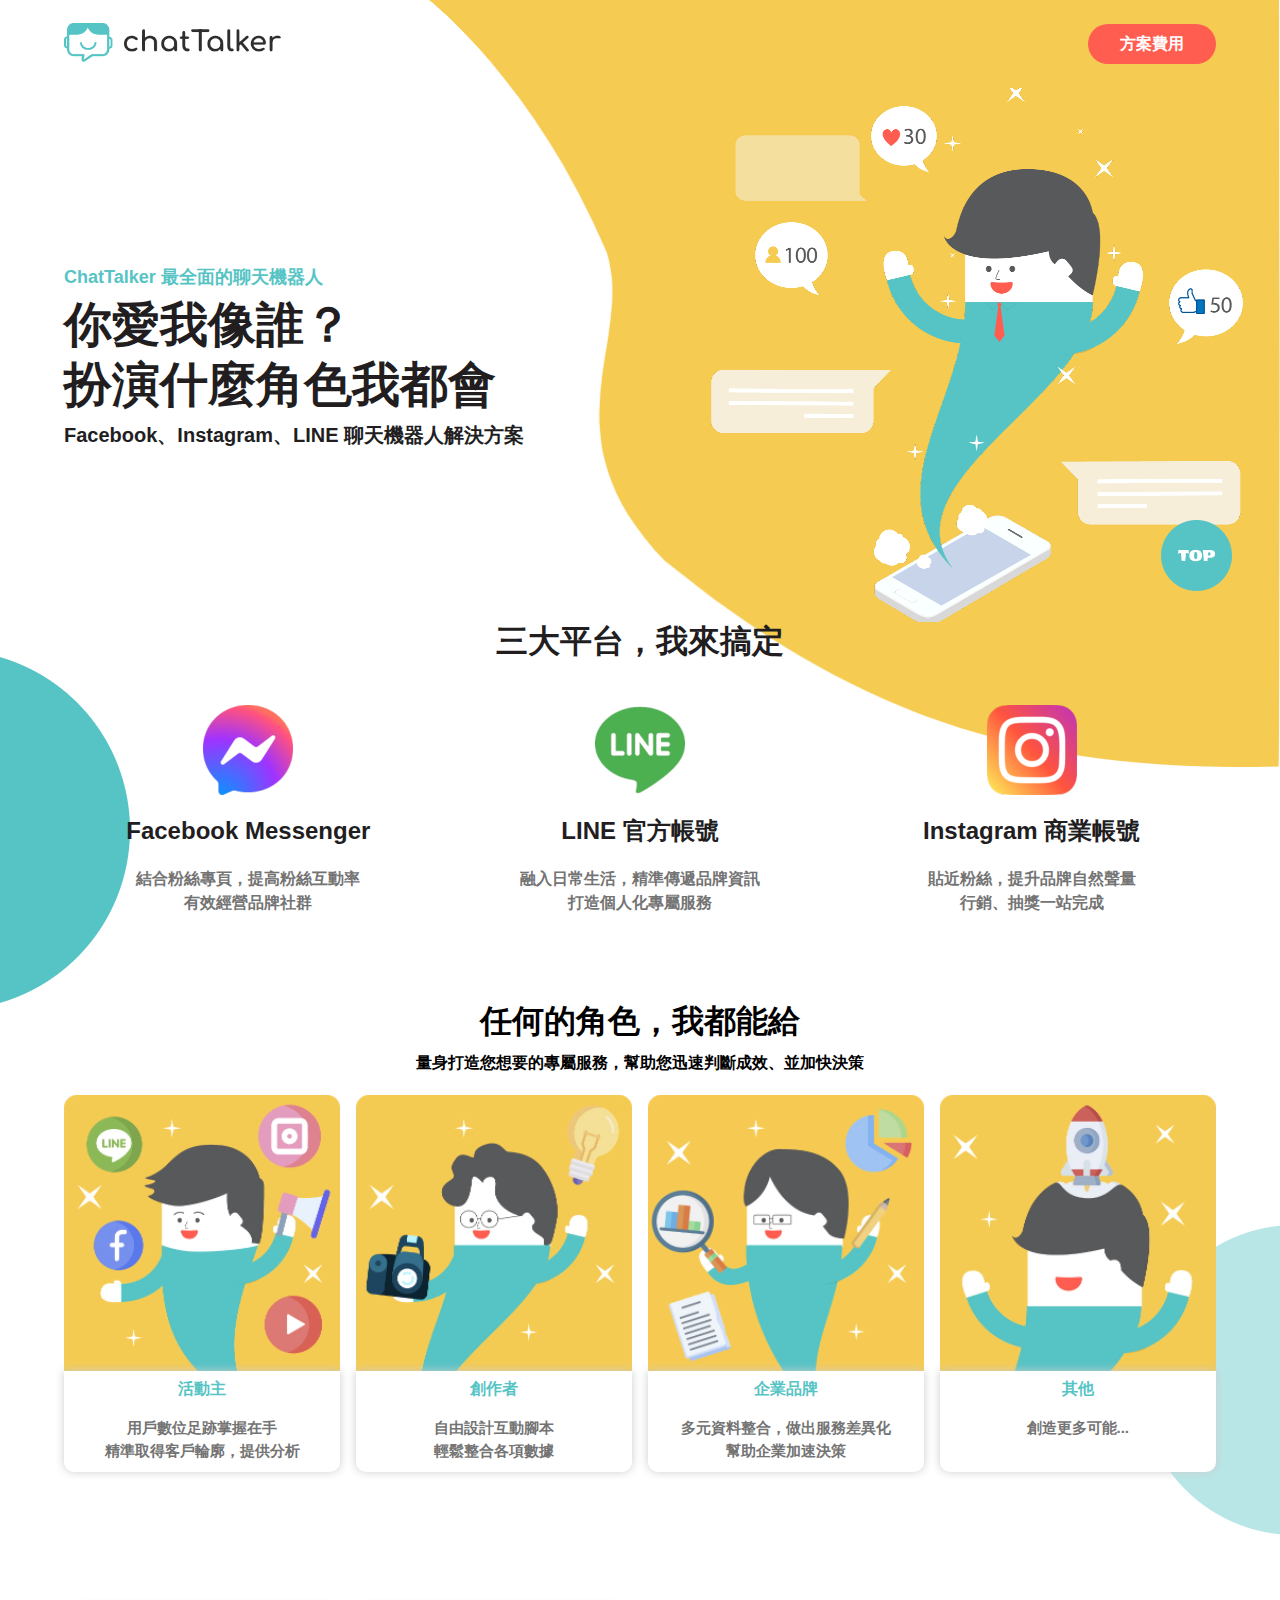
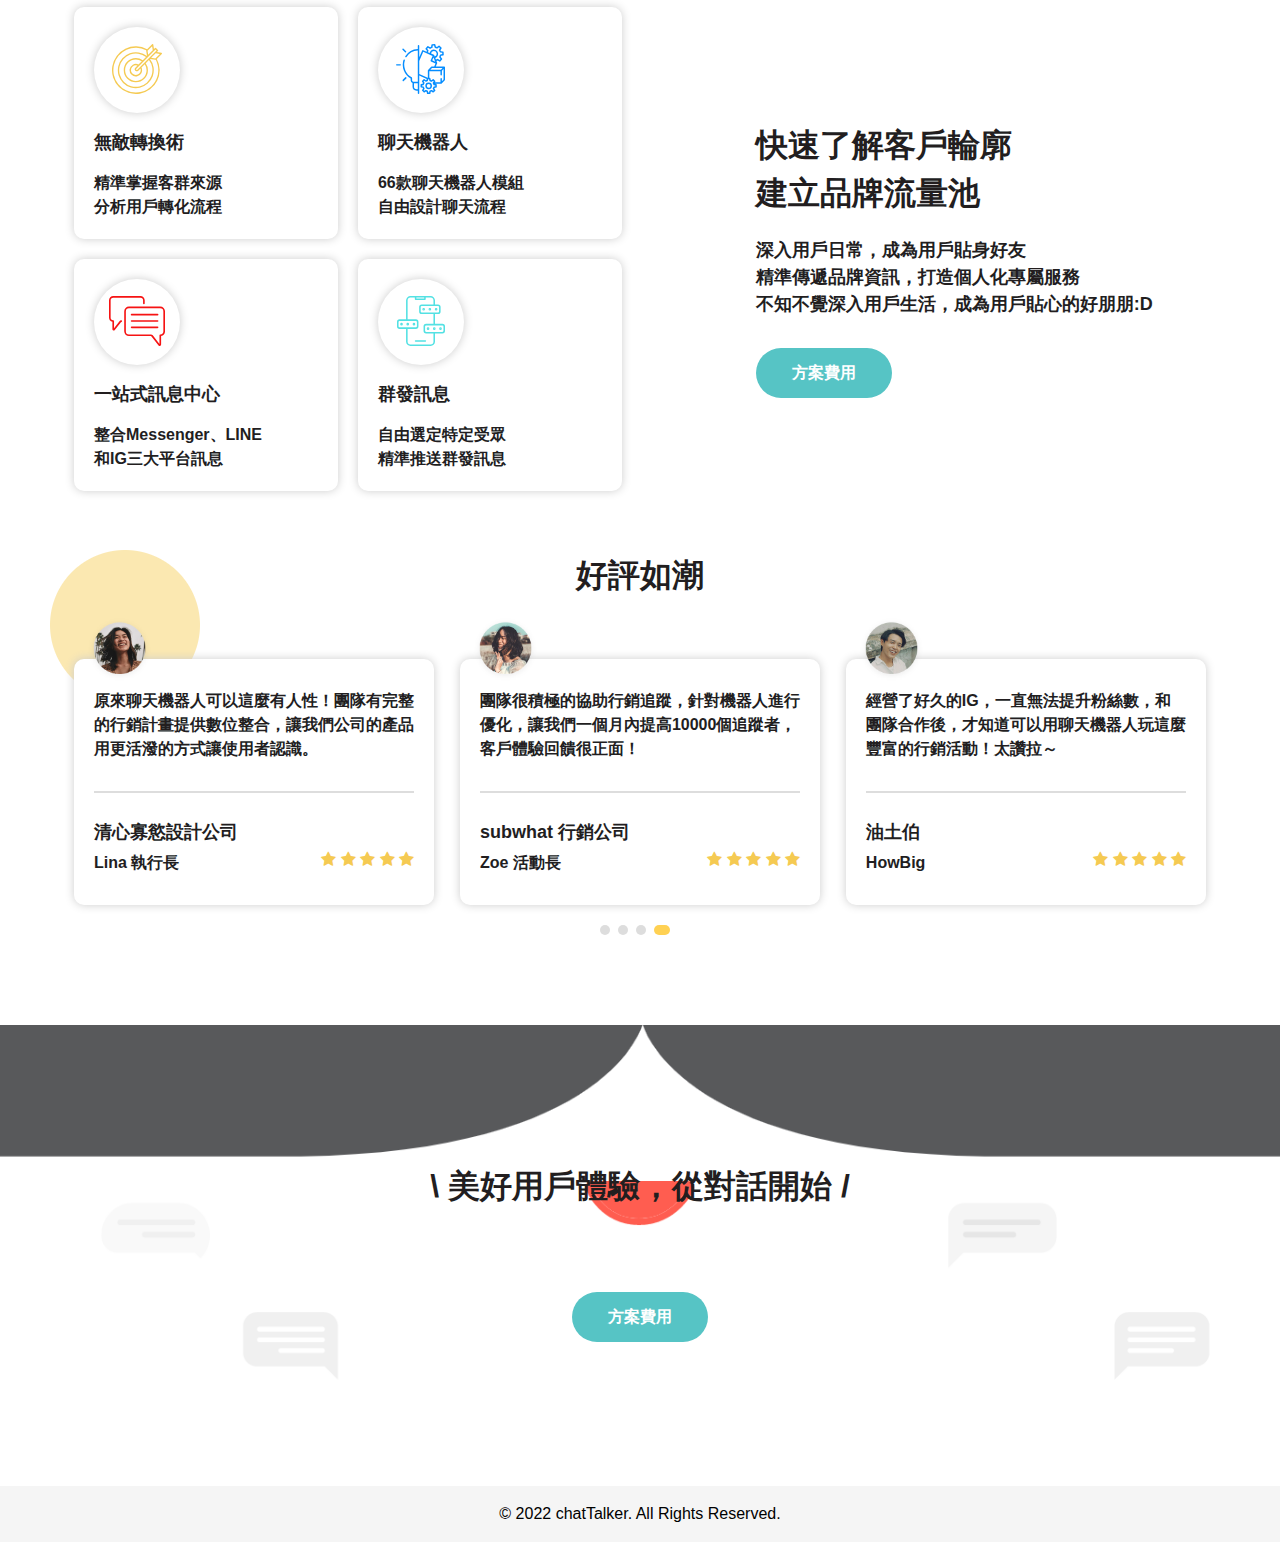
<file: index.html>
<!DOCTYPE html>
<html lang="en">

<head>
    <meta charset="UTF-8">
    <meta http-equiv="X-UA-Compatible" content="IE=edge">
    <meta name="viewport" content="width=device-width, initial-scale=1.0">
    <link rel="stylesheet" href="css/reset.css">
    <link rel="stylesheet" href="css/style.css">
    <link rel="stylesheet" href="https://cdnjs.cloudflare.com/ajax/libs/font-awesome/4.7.0/css/font-awesome.min.css">
    <title>第三週 - RWD 一點都不難，手把手打造手機版網</title>
</head>

<body>
    <!-- 頁面背景 ================= -->
    <!-- 黃曲線色塊背景 -->
    <div class="bg-yellow"></div>
    <!-- 左半球背景 -->
    <div class="left-ball"></div>
    <!-- 右半球背景 -->
    <div class="right-ball"></div>
    <!-- 左(黃)球背景 -->
    <div class="yellow-ball"></div>
    <!-- 375px尺寸header分隔線 -->
    <div class="header-line"></div>
    <!-- 頁面外容器 ================= -->
    <div class="container">
        <a class="gotop" href="">
            <img src="img/top.png" alt="TOP"></a>
        <!-- 頁首 ================= -->
        <div class="header">
            <div class="top-nav">
                <!-- 頁首(LOGO) -->
                <div class="logo">
                    <a href="index.html"><img src="img/logo.png" alt="LOGO > 回首頁"></a>
                </div>
                <!-- (方案費用按鈕) -->
                <div class="button-cost">
                    <a href="page.html" class="link">
                        <div class="case-cost">
                            <p>方案費用</p>
                        </div>
                    </a>
                </div>
            </div>
        </div>

        <!-- Banner內容 ================ -->
        <div class="banner">
            <!-- (左側Slogan) -->
            <div class="left-banner">
                <div class="solgan-item">
                    <div class="solgan-item-1">ChatTalker 最全面的聊天機器人</div>
                    <div class="solgan-item-2">你愛我像誰？<br>扮演什麼角色我都會</div>
                    <div class="solgan-item-3">Facebook、Instagram、LINE 聊天機器人解決方案</div>
                </div>
            </div>
            <!-- (右側圖像) -->
            <div class="right-banner">
                <img src="img/home.png" alt="Banner圖">
            </div>
        </div>

        <!-- 三大平台，我來搞定 ================ -->
        <h1 class="social-media">三大平台，我來搞定</h1>
        <!-- Facebook + LINE + IG -->
        <ul class="media-3">
            <li class="Facebook">
                <a href=""><img src="img/messenger.png" alt="Facebook Messenger"></a>
                <h2>Facebook Messenger</h2>
                <p>結合粉絲專頁，提高粉絲互動率<br>有效經營品牌社群</p>
            </li>
            <li class="LINE">
                <a href=""><img src="img/line.png" alt="LINE 官方帳號"></a>
                <h2>LINE 官方帳號</h2>
                <p>融入日常生活，精準傳遞品牌資訊<br>打造個人化專屬服務</p>
            </li>
            <li class="IG">
                <a href=""><img src="img/instagram.png" alt="Instagram 商業帳號"></a>
                <h2>Instagram 商業帳號</h2>
                <p>貼近粉絲，提升品牌自然聲量<br>行銷、抽獎一站完成</p>
            </li>
        </ul>
        <!-- 任何的角色，我都能給 ================ -->
        <h1 class="any-actor">任何的角色，我都能給</h1>
        <p class="actor-slogan">量身打造您想要的專屬服務，幫助您迅速判斷成效、並加快決策</p>
        <ul class="actor">
            <li class="actor-01"><img src="img/actor-01.png" alt="活動主">
                <div class="actor-shadow">
                    <h2>活動主</h2>
                    <p>用戶數位足跡掌握在手<br>精準取得客戶輪廓，提供分析</p>
                </div>
            </li>
            <li class="actor-02"><img src="img/actor-02.png" alt="創作者">
                <div class="actor-shadow">
                    <h2>創作者</h2>
                    <p>自由設計互動腳本<br>輕鬆整合各項數據</p>
                </div>
            </li>
            <li class="actor-03"><img src="img/actor-03.png" alt="企業品牌">
                <div class="actor-shadow">
                    <h2>企業品牌</h2>
                    <p>多元資料整合，做出服務差異化<br>幫助企業加速決策</p>
                </div>
            </li>
            <li class="actor-04"><img src="img/actor-04.png" alt="其他">
                <div class="actor-shadow">
                    <h2>其他</h2>
                    <p>創造更多可能...</p>
                </div>
            </li>
        </ul>
        <!-- 快速了解客戶輪廓 建立品牌流量池 ================ -->
        <div class="info">
            <!-- 快速了解客戶輪廓 (LEFT) -->
            <div class="info-left">
                <ul class="info-all">
                    <li class="info-1">
                        <div class="info-bg">
                            <a href=""><img class="info-img-1" src="img/info-1.svg" alt="無敵轉換術"></a>
                        </div>
                        <h2>無敵轉換術</h2>
                        <p>精準掌握客群來源<br>分析用戶轉化流程</p>
                    </li>
                    <li class="info-2">
                        <div class="info-bg">
                            <a href=""><img class="info-img-2" src="img/info-2.svg" alt="聊天機器人"></a>
                        </div>
                        <h2>聊天機器人</h2>
                        <p>66款聊天機器人模組<br>自由設計聊天流程</p>
                    </li>
                    <li class="info-3">
                        <div class="info-bg">
                            <a href=""><img class="info-img-3" src="img/info-3.svg" alt="一站式訊息中心"></a>
                        </div>
                        <h2>一站式訊息中心</h2>
                        <p>整合Messenger、LINE<br>和IG三大平台訊息</p>
                    </li>
                    <li class="info-4">
                        <div class="info-bg">
                            <a href=""><img class="info-img-4" src="img/info-4.svg" alt="群發訊息"></a>
                        </div>
                        <h2>群發訊息</h2>
                        <p>自由選定特定受眾<br>精準推送群發訊息</p>
                    </li>
                </ul>
            </div>
            <!-- 快速了解客戶輪廓 (RIGHT) -->
            <div class="info-right">
                <div class="info-cost">
                    <ul class="cost-item">
                        <li class="cost-item-1">快速了解客戶輪廓<br>建立品牌流量池</li>
                        <li class="cost-item-2">深入用戶日常，成為用戶貼身好友<br>精準傳遞品牌資訊，打造個人化專屬服務<br>不知不覺深入用戶生活，成為用戶貼心的好朋朋:D</li>
                        <li class="cost-item-3">
                            <!-- 信息欄位(方案費用按鈕) -->
                            <a href="page.html" class="r-link">
                                <div class="r-case-cost">
                                    <p>方案費用</p>
                                </div>
                            </a>
                        </li>
                    </ul>
                </div>
            </div>
        </div>
        <!-- 好評如潮(教師) ================ -->
        <h1 class="good">好評如潮</h1>
        <ul class="good-teacher">
            <li class="teacher-1">
                <!-- 外框 + 陰影 -->
                <div class="good-1">
                    <!-- 教師大頭照 -->
                    <img class="teacher-img-1" src="img/teacher-1.png" alt="清心寡慾設計公司 - Lina 執行長">
                    <p>原來聊天機器人可以這麼有人性！團隊有完整的行銷計畫提供數位整合，讓我們公司的產品用更活潑的方式讓使用者認識。</p>
                    <!-- 分隔線 -->
                    <hr class="good-line">
                    <h2>清心寡慾設計公司</h2>
                    <div class="star-icon">
                        <div>
                            <p>Lina 執行長</p>
                        </div>
                        <!-- 5顆星 -->
                        <div>
                            <span class="fa fa-star checked"></span>
                            <span class="fa fa-star checked"></span>
                            <span class="fa fa-star checked"></span>
                            <span class="fa fa-star checked"></span>
                            <span class="fa fa-star checked"></span>
                        </div>
                    </div>
                </div>
            </li>
            <li class="teacher-2">
                <!-- 外框 + 陰影 -->
                <div class="good-2">
                    <!-- 教師大頭照 -->
                    <img class="teacher-img-2" src="img/teacher-2.png" alt="subwhat 行銷公司 - Zoe 活動長">
                    <p>團隊很積極的協助行銷追蹤，針對機器人進行優化，讓我們一個月內提高10000個追蹤者，客戶體驗回饋很正面！</p>
                    <!-- 分隔線 -->
                    <hr class="good-line">
                    <h2>subwhat 行銷公司</h2>
                    <div class="star-icon">
                        <div>
                            <p>Zoe 活動長</p>
                        </div>
                        <!-- 5顆星 -->
                        <div>
                            <span class="fa fa-star checked"></span>
                            <span class="fa fa-star checked"></span>
                            <span class="fa fa-star checked"></span>
                            <span class="fa fa-star checked"></span>
                            <span class="fa fa-star checked"></span>
                        </div>
                    </div>
            </li>
            <li class="teacher-3">
                <!-- 外框 + 陰影 -->
                <div class="good-3">
                    <!-- 教師大頭照 -->
                    <img class="teacher-img-3" src="img/teacher-3.png" alt="油土伯 - HowBig">
                    <p>經營了好久的IG，一直無法提升粉絲數，和團隊合作後，才知道可以用聊天機器人玩這麼豐富的行銷活動！太讚拉～</p>
                    <!-- 分隔線 -->
                    <hr class="good-line">
                    <h2>油土伯</h2>
                    <div class="star-icon">
                        <div>
                            <p>HowBig</p>
                        </div>
                        <!-- 5顆星 -->
                        <div>
                            <span class="fa fa-star checked"></span>
                            <span class="fa fa-star checked"></span>
                            <span class="fa fa-star checked"></span>
                            <span class="fa fa-star checked"></span>
                            <span class="fa fa-star checked"></span>
                        </div>
                    </div>
                </div>
            </li>
        </ul>
        <!-- 輪播 4點 -->
        <ul class="turn-all">
            <li class="turn"></li>
            <li class="turn"></li>
            <li class="turn"></li>
            <li class="turn-on"></li>
        </ul>
    </div>
    </div>

    <!-- 頁尾 footer ================ -->
    <div class="footer">
        <h2>\ 美好用戶體驗，從對話開始 /</h2>
        <!-- 方案費用按鈕 -->
        <a href="page.html" class="r-link">
            <div class="r-case-cost">
                <p>方案費用</p>
            </div>
        </a>
    </div>
    <div class="copyright">
        <p>© 2022 chatTalker. All Rights Reserved.</p>
    </div>
</body>

</html>
</file>
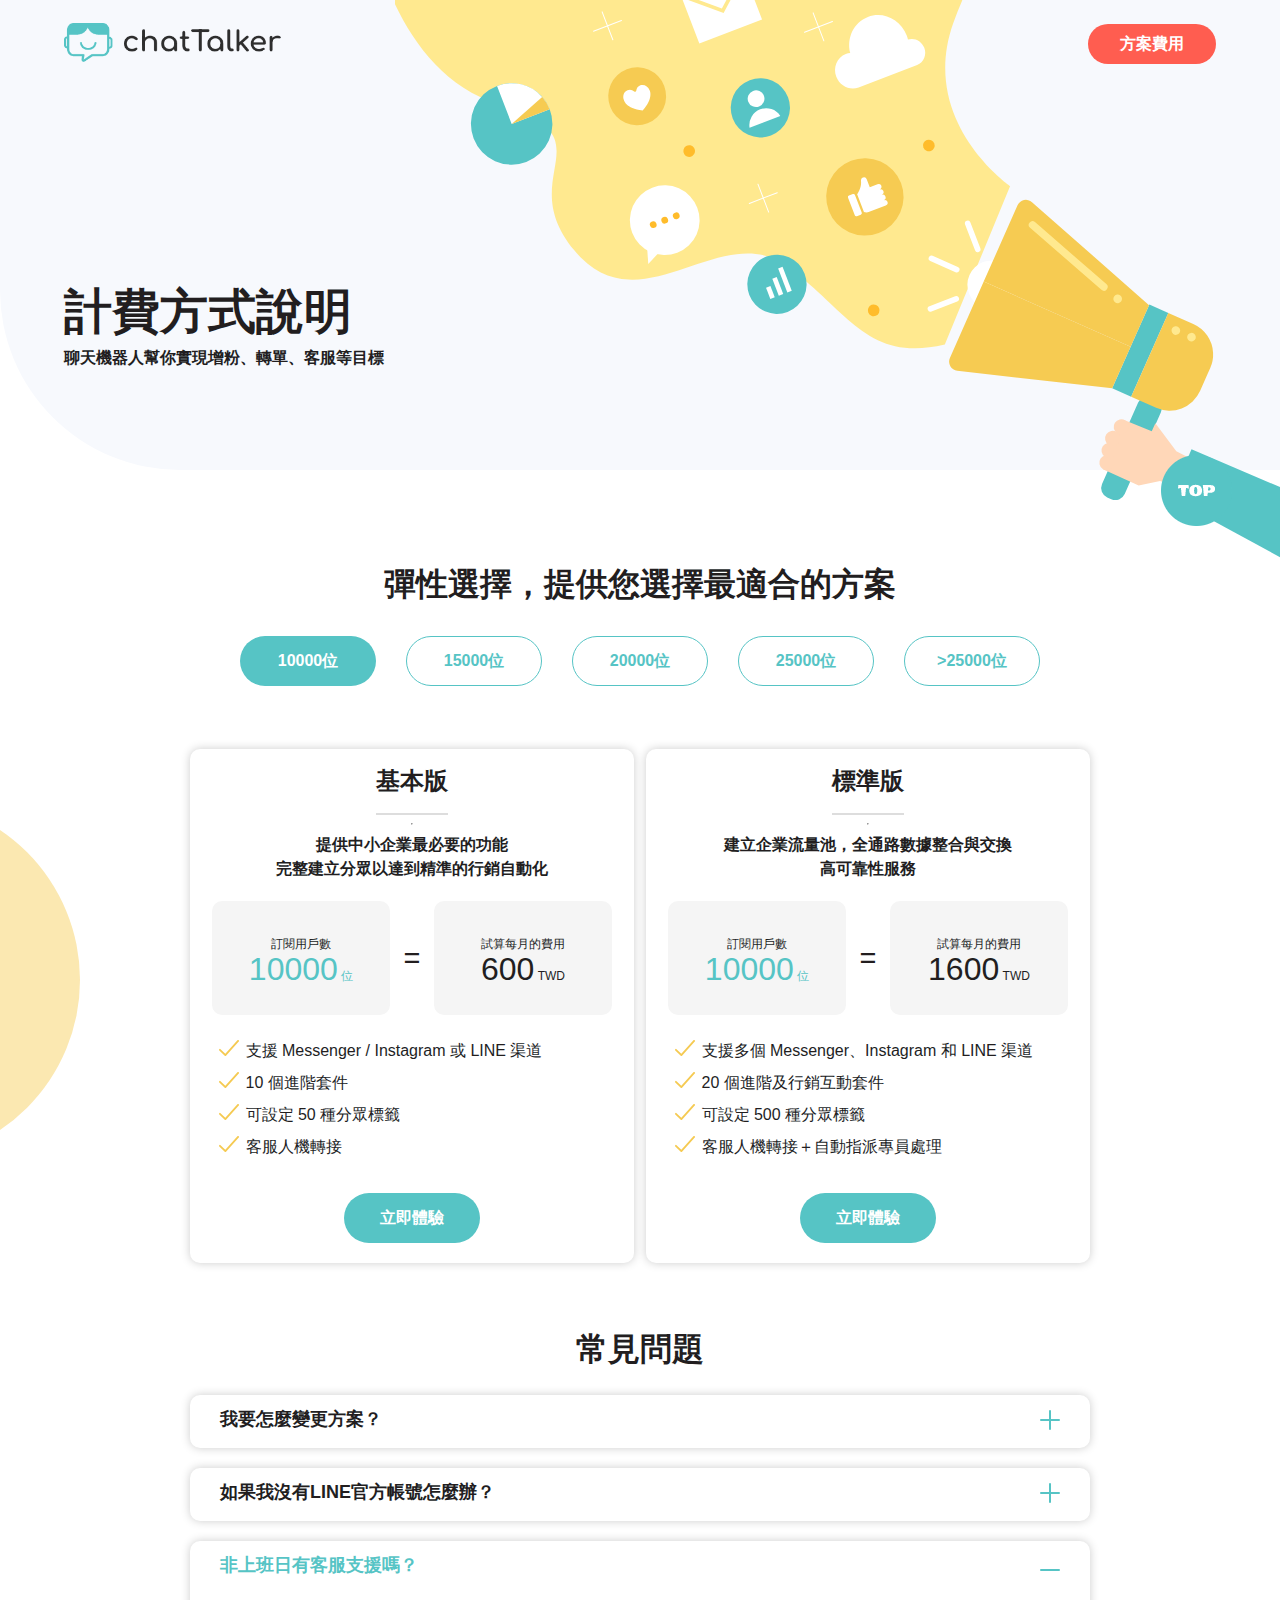
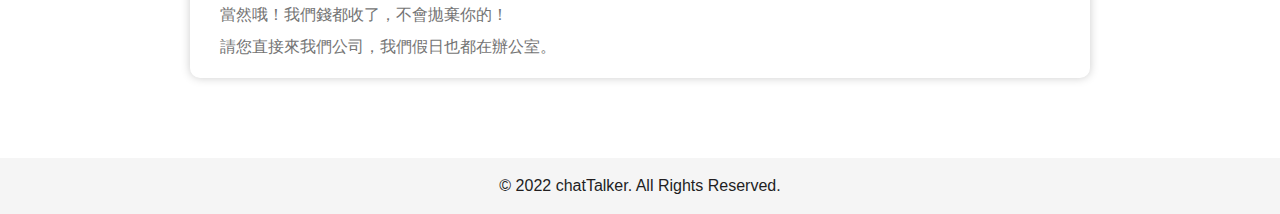
<file: page.html>
<!DOCTYPE html>
<html lang="en">

<head>
    <meta charset="UTF-8">
    <meta http-equiv="X-UA-Compatible" content="IE=edge">
    <meta name="viewport" content="width=device-width, initial-scale=1.0">
    <link rel="stylesheet" href="css/reset.css">
    <link rel="stylesheet" href="css/p-style.css">
    <link rel="stylesheet" href="https://cdnjs.cloudflare.com/ajax/libs/font-awesome/4.7.0/css/font-awesome.min.css">
    <title>第三週 - RWD 一點都不難，手把手打造手機版網 - 計費方式說明</title>
</head>

<body>
    <!-- 頁面背景 ================= -->
    <!-- 手持喇叭背景 -->
    <div class="hand-speaker"></div>
    <!-- R角灰色背景 -->
    <div class="bg-grey"></div>
    <!-- 左(黃)球背景 -->
    <div class="yellow-ball"></div>
    <!-- 375px尺寸header分隔線 -->
    <div class="header-line"></div>
    <!-- 頁面外容器 ================= -->
    <div class="container">
        <a class="gotop" href="">
            <img src="img/top.png" alt="TOP"></a>
        <!-- 頁首 ================= -->
        <div class="header">
            <div class="top-nav">
                <!-- 頁首(LOGO) -->
                <div class="logo">
                    <a href="index.html"><img src="img/logo.png" alt="LOGO > 回首頁"></a>
                </div>
                <!-- (方案費用按鈕) -->
                <div class="button-cost">
                    <a href="page.html" class="link">
                        <div class="case-cost">
                            <p>方案費用</p>
                        </div>
                    </a>
                </div>
            </div>
        </div>

        <!-- Banner內容 ================ -->
        <ul class="banner">
            <li class="solgan-item-2">計費方式說明</li>
            <li class="solgan-item-3">聊天機器人幫你實現增粉、轉單、客服等目標</li>
        </ul>
        <!-- 彈性選擇，提供您選擇最適合的方案 ================ -->
        <h1 class="case-choice">彈性選擇，提供您選擇最適合的方案</h1>
        <!-- 彈性選擇 (方案費用按鈕) -->
        <div class="case-p-btn">
            <ul class="case-people">
                <li>
                    <a href="" class="case-link-10k">
                        <p>10000位</p>
                    </a>
                </li>
                <li>
                    <a href="" class="case-link-15kup">
                        <p>15000位</p>
                    </a>
                </li>
                <li>
                    <a href="" class="case-link-15kup">
                        <p>20000位</p>
                    </a>
                </li>
                <li>
                    <a href="" class="case-link-15kup">
                        <p>25000位</p>
                    </a>
                </li>
                <li>
                    <a href="" class="case-link-15kup">
                        <p>>25000位</p>
                    </a>
                </li>
            </ul>
        </div>

        <!-- 基本版 + 標準版 ================ -->
        <div class="basic-standard">
            <div class="version-2">
                <!-- 外框 + 陰影 -->
                <div class="version">
                    <!-- Title+文字 -->
                    <h2 class="basic-title">基本版</h2>
                    <!-- 分隔線 -->
                    <hr class="version-line">
                    <div class="version-text">
                        <p>提供中小企業最必要的功能<br>完整建立分眾以達到精準的行銷自動化</p>
                    </div>
                    <!-- 訂閱用戶數 -->
                    <div class="client-cost">
                        <div class="client">
                            <p><span class="fz-12">訂閱用戶數</span><br>10000<span class="fz-12-b"> 位</span></p>
                        </div>
                        <div class="equal">=</div>
                        <div class="cost">
                            <p><span class="fz-12">試算每月的費用</span><br>600<span class="fz-12"> TWD</span>
                            </p>
                        </div>
                    </div>
                    <!-- 版本列表項目 -->
                    <div class="ver-list">
                        <ul class="icon-check">
                            <li>支援 Messenger / Instagram 或 LINE 渠道</li>
                            <li>10 個進階套件</li>
                            <li>可設定 50 種分眾標籤</li>
                            <li>客服人機轉接</li>
                        </ul>
                    </div>
                    <!-- (立即體驗按鈕) -->
                    <div class="now-btn">
                        <div>
                            <a href="" class="case-link-10k">
                                <p>立即體驗</p>
                            </a>
                        </div>
                    </div>
                </div>
                <div class="version">
                    <!-- Title+文字 -->
                    <h2 class="basic-title">標準版</h2>
                    <!-- 分隔線 -->
                    <hr class="version-line">
                    <div class="version-text">
                        <p>建立企業流量池，全通路數據整合與交換<br>高可靠性服務</p>
                    </div>
                    <!-- 訂閱用戶數 -->
                    <div class="client-cost">
                        <div class="client">
                            <p><span class="fz-12">訂閱用戶數</span><br>10000<span class="fz-12-b"> 位</span></p>
                        </div>
                        <div class="equal">=</div>
                        <div class="cost">
                            <p><span class="fz-12">試算每月的費用</span><br>1600<span class="fz-12"> TWD</span>
                            </p>
                        </div>
                    </div>
                    <!-- 版本列表項目 -->
                    <div class="ver-list">
                        <ul class="icon-check">
                            <li>支援多個 Messenger、Instagram 和 LINE 渠道</li>
                            <li>20 個進階及行銷互動套件</li>
                            <li>可設定 500 種分眾標籤</li>
                            <li>客服人機轉接＋自動指派專員處理</li>
                        </ul>
                    </div>
                    <!-- (立即體驗按鈕) -->
                    <div class="now-btn">
                        <div>
                            <a href="" class="case-link-10k">
                                <p>立即體驗</p>
                            </a>
                        </div>
                    </div>
                </div>
            </div>
        </div>
        <!-- 常見問題 ================ -->
        <div class="QA">
            <div class="QA-all">
                <hi class="QA-title">常見問題</hi>
                <div class="QA-list plus">
                    <div>我要怎麼變更方案？</div>
                    <div><a href=""><img src="img/icon_plus.svg" alt="plus icon"></a></div>
                </div>
                <div class="QA-list plus">
                    <div>如果我沒有LINE官方帳號怎麼辦？</div>
                    <div><a href=""><img src="img/icon_plus.svg" alt="plus icon"></a></div>
                </div>
                <div class="QA-list minus">
                    <div>非上班日有客服支援嗎？
                        <p class="QA-answer">當然哦！我們錢都收了，不會拋棄你的！<br>請您直接來我們公司，我們假日也都在辦公室。</p>
                    </div>
                    <div><a href=""><img src="img/icon_minus.svg" alt="plus icon"></a></div>
                </div>
            </div>
        </div>
    </div>

    <!-- 頁尾 footer ================ -->
    <div class="copyright">
        <p>© 2022 chatTalker. All Rights Reserved.</p>
    </div>
</body>

</html>
</file>
<file: css/style.css>
*,
*::before,
*::after {
  box-sizing: border-box;
}
body {
  background-color: #fff;
  /* GOOGLE字型 */
  font-family: "Noto Sans TC", sans-serif;
  font-weight: bold;
}
/* 頁面背景 ================= */
/* 黃曲線色塊背景 */
.bg-yellow {
  width: 851.5px;
  height: 768px;
  background-size: contain;
  background-image: url("../img/bg_yellow.png");
  top: 0px;
  right: 0px;
  position: absolute;
  background-repeat: no-repeat;
  z-index: -2;
}
/* 左半球背景 */
.left-ball {
  top: 650px;
  position: absolute;
  width: 130px;
  height: 360px;
  background-image: url("../img/ball-1.png");
  background-position: right;
  background-repeat: no-repeat;
  z-index: -1;
}
/* 右半球背景 */
.right-ball {
  top: 1200px;
  right: 0px;
  position: absolute;
  width: 140px;
  height: 360px;
  background-image: url("../img/ball-2.png");
  background-position: left;
  background-repeat: no-repeat;
  z-index: -1;
}
/* 左(黃)球背景 */
.yellow-ball {
  top: 2150px;
  left: 50px;
  position: absolute;
  width: 150px;
  height: 150px;
  background-image: url("../img/ball-3.png");
  background-position: right;
  background-repeat: no-repeat;
  z-index: -1;
}
/* 頁面外容器 ================= */
.container {
  max-width: 1350px;
  margin: 0 auto;
  /* 左右間隙 */
  padding-left: 5%;
  padding-right: 5%;
  position: relative;
  z-index: 1;
}
/* 置頂(GoTop) */
.gotop {
  width: 71px;
  height: 71px;
  position: absolute;
  top: 520px;
  right: 48px;
  z-index: 1;
}
/* 頁首 ================= */
.header {
  width: 100%;
  margin: 0 auto;
}
.top-nav {
  width: 100%;
  height: 88px;
  display: flex;
  align-items: center;
  display: flex;
  justify-content: space-between;
  align-items: center;
}
/* 頁首(LOGO) */
.logo img {
  max-width: 218px;
  height: auto;
}
/* (方案費用按鈕) */
.button-cost {
  width: 128px;
  display: flex;
  align-items: center;
}
.button-cost p {
  display: flex;
  justify-content: center;
  align-items: center;
  height: 40px;
  width: 128px;
  color: #fff;
  border-radius: 20px;
  font-size: 16px;
}
a.link {
  text-decoration: none;
  border-radius: 20px;
  background-color: #ff5d50;
}
a.link:hover {
  border-radius: 20px;
  background-color: #56c4c5;
}

/* Banner內容 ================= */
/* (左側Slogan) */
.banner {
  display: flex;
  justify-content: space-between;
}
.left-banner {
  display: flex;
  align-items: center;
}
.solgan-item-1 {
  font-size: 18px;
  color: #56c4c5;
  line-height: 2;
}
.solgan-item-2 {
  font-size: 48px;
  color: #221e1f;
  line-height: 1.25;
}
.solgan-item-3 {
  font-size: 20px;
  color: #221e1f;
  line-height: 2;
}
/* (右側圖像) */
.right-banner img {
  width: 100%;
  height: auto;
  margin-left: 5%;
}

/* 三大平台，我來搞定 ================ */
.social-media {
  font-size: 32px;
  font-weight: bold;
  text-align: center;
  margin-bottom: 48px;
  color: #221e1f;
}
/* Facebook + LINE + IG */
.media-3 {
  display: flex;
  flex-direction: row;
  justify-content: space-between;
  margin-bottom: 10vh;
}
.Facebook,
.LINE,
.IG {
  display: flex;
  flex-direction: column;
  align-items: center;
  width: 32%;
}

.Facebook img,
.LINE img,
.IG img {
  width: 90px;
  height: 90px;
  display: flex;
  justify-content: center;
}
.Facebook h2,
.LINE h2,
.IG h2 {
  font-size: 24px;
  font-weight: bold;
  padding: 24px 0;
  color: #221e1f;
}
.Facebook p,
.LINE p,
.IG p {
  /* width: 32%; */
  font-size: 16px;
  color: #747474;
  text-align: center;
  line-height: 1.5;
}
/* 任何的角色，我都能給 ================ */
.any-actor {
  font-size: 32px;
  font-weight: bold;
  text-align: center;
  margin-bottom: 18px;
}
.actor-slogan {
  text-align: center;
  font-weight: bold;
  margin-bottom: 24px;
}
.actor {
  display: flex;
  flex-direction: row;
  justify-content: space-between;
  width: 100%;
}
.actor-01,
.actor-02,
.actor-03,
.actor-04 {
  display: flex;
  flex-direction: column;
  width: 24%;
}
.actor-01 img,
.actor-02 img,
.actor-03 img,
.actor-04 img {
  width: 100%;
  height: auto;
  display: flex;
  justify-content: center;
}
.actor-01 h2,
.actor-02 h2,
.actor-03 h2,
.actor-04 h2 {
  color: #56c4c5;
  font-size: 16px;
  font-weight: bold;
  text-align: center;
  margin-top: 10px;
  margin-bottom: 10px;
}
.actor-01 p,
.actor-02 p,
.actor-03 p,
.actor-04 p {
  /* width: 94%; */
  font-size: 15px;
  color: #747474;
  text-align: center;
  line-height: 1.5;
  padding: 10px;
  text-align: center;
}
.actor-shadow {
  border-radius: 0 0 10px 10px;
  box-shadow: 0 0 10px #ccc;
  background-color: #fff;
  height: 100%;
}
/* 快速了解客戶輪廓 建立品牌流量池 ================ */
.info {
  margin-top: 15vh;
  display: flex;
}
/* 快速了解客戶輪廓 (LEFT) */
.info-left {
  width: 60%;
  display: flex;
}
.info-all {
  display: flex;
  flex-wrap: wrap;
}
.info-1,
.info-2,
.info-3,
.info-4 {
  width: 42%;
  display: flex;
  flex-direction: column;
  padding: 20px 20px;
  border-radius: 10px;
  box-shadow: 0 0 10px #ccc;
  margin-bottom: 20px;
  margin-left: 10px;
  margin-right: 10px;
  background-color: #fff;
}
.info-bg {
  width: 86px;
  height: 86px;
  border-radius: 43px;
  box-shadow: 0 0 10px #ccc;
  display: flex;
  justify-content: center;
  align-items: center;
}
.info-img-1,
.info-img-2,
.info-img-3,
.info-img-4 {
  height: 50px;
  width: auto;
}
.info-1 h2,
.info-2 h2,
.info-3 h2,
.info-4 h2 {
  font-size: 18px;
  font-weight: bold;
  color: #221e1f;
  margin-top: 20px;
  margin-bottom: 20px;
}
.info-1 p,
.info-2 p,
.info-3 p,
.info-4 p {
  font-size: 16px;
  line-height: 1.5;
  color: #221e1f;
}
/* 信息欄位(RIGHT) */
.info-right {
  width: 50%;
  display: flex;
  flex-direction: column;
  justify-content: center;
}
.info-cost {
  display: flex;
  flex-direction: column;
  justify-content: center;
  align-items: center;
}
.cost-item-1 {
  font-size: 32px;
  font-weight: bold;
  color: #221e1f;
  line-height: 1.5;
}
.cost-item-2 {
  font-size: 18px;
  font-weight: bold;
  color: #221e1f;
  line-height: 1.5;
  margin-top: 20px;
  margin-bottom: 30px;
}
/* 信息欄位(方案費用按鈕) */
.r-link {
  width: 136px;
  display: flex;
  align-items: center;
}
.r-link p {
  display: flex;
  justify-content: center;
  align-items: center;
  height: 50px;
  width: 136px;
  color: #fff;
  border-radius: 20px;
  font-size: 16px;
}
a.r-link {
  text-decoration: none;
  border-radius: 25px;
  background-color: #56c4c5;
}
a.r-link:hover {
  border-radius: 25px;
  background-color: #ff5d50;
}
/* 好評如潮(教師) ================ */
.good {
  font-size: 32px;
  font-weight: bold;
  text-align: center;
  margin-top: 48px;
  margin-bottom: 48px;
  color: #221e1f;
}
.good-teacher {
  display: flex;
  justify-content: space-between;
}
.teacher-1,
.teacher-2,
.teacher-3 {
  width: 33%;
  display: flex;
  justify-content: center;
}
/* 教師大頭照 */
.teacher-img-1,
.teacher-img-2,
.teacher-img-3 {
  width: 71px;
  height: 71px;
}
/* 外框 + 陰影 */
.good-1,
.good-2,
.good-3 {
  padding: 30px 20px 30px 20px;
  display: flex;
  flex-direction: column;
  border-radius: 10px;
  box-shadow: 0 0 10px #ccc;
  margin: 20px 10px;
  background-color: #fff;
  position: relative;
  z-index: 1;
}
.teacher-img-1,
.teacher-img-2,
.teacher-img-3 {
  position: absolute;
  top: -45px;
  left: 10px;
  z-index: 2;
}
/* 分隔線 */
.good-line {
  margin: 30px 0;
  border: 1px solid #ddd;
}
.good-1 h2,
.good-2 h2,
.good-3 h2 {
  font-size: 18px;
  font-weight: bold;
  color: #221e1f;
  margin-bottom: 10px;
}
.good-1 p,
.good-2 p,
.good-3 p {
  font-size: 16px;
  color: #221e1f;
  line-height: 1.5;
}
/* 5顆星 */
.star-icon {
  display: flex;
  justify-content: space-between;
}
.checked {
  color: #f5ca52;
}
/* 輪播 4點 */
.turn-all {
  height: 10px;
  display: flex;
  justify-content: center;
  margin-bottom: 10vh;
}
.turn {
  width: 10px;
  height: 10px;
  background-color: #ddd;
  border-radius: 5px;
  margin-right: 8px;
}
.turn-on {
  width: 16px;
  height: 10px;
  background-color: #ffd153;
  border-radius: 5px;
  margin-right: 10px;
}

/* 頁尾 footer ======================= */
.footer {
  background-image: url("../img/bg.png");
  height: 503px;
  background-repeat: no-repeat;
  background-position: center;
  display: flex;
  flex-direction: column;
  justify-content: center;
  align-items: center;
}
.footer h2 {
  font-size: 32px;
  color: #221e1f;
  margin-bottom: 10vh;
}
/* (方案費用按鈕) */
.r-link {
  width: 136px;
  display: flex;
  align-items: center;
}
.r-link p {
  display: flex;
  justify-content: center;
  align-items: center;
  height: 50px;
  width: 136px;
  color: #fff;
  border-radius: 20px;
  font-size: 16px;
}
a.r-link {
  text-decoration: none;
  border-radius: 25px;
  background-color: #56c4c5;
}
a.r-link:hover {
  border-radius: 25px;
  background-color: #ff5d50;
}
/* 頁尾 footer ================ */
.footer {
  background-image: url("../img/bg.png");
  height: 461px;
  background-repeat: no-repeat;
  background-position: center;
  background-size: cover;
}
.copyright {
  font-size: 16px;
  font-weight: normal;
  height: 56px;
  text-align: center;
  background-color: #f5f5f5;
  padding: 20px 0;
}
/* ================================= 768px 尺寸 ================================= */
@media (max-width: 768px) {
  .container {
    max-width: 100%;
    /* 左右間隙 */
    padding-left: 3%;
    padding-right: 3%;
    margin: 0 auto;
    position: relative;
    z-index: 1;
  }
  .logo img {
    width: 130px;
    height: 24;
  }
  .banner {
    display: flex;
    flex-direction: column;
    align-items: center;
    margin-top: 30px;
  }
  .left-banner {
    width: 96%;
    display: flex;
    flex-direction: column;
  }
  .solgan-item-1 {
    font-size: 16px;
    color: #56c4c5;
    line-height: 2;
  }
  .solgan-item-2 {
    font-size: 32px;
    color: #221e1f;
    line-height: 1.25;
  }
  .solgan-item-3 {
    font-size: 16px;
    color: #221e1f;
    line-height: 2;
  }
  .right-banner {
    display: flex;
    justify-content: center;
  }

  /* 信息欄位(LEFT + RIGHT) */
  .info {
    display: flex;
    flex-direction: column;
  }
  /* 信息欄位(LEFT) */
  .info-all {
    display: flex;
    justify-content: center;
  }
  .info-left {
    width: 100%;
    margin-bottom: 50px;
  }
  /* 信息欄位(RIGHT) */
  .info-right {
    width: 100%;
  }
}

/* ================================= 375px 尺寸 ================================= */
@media (max-width: 375px) {
  /* 黃曲線色塊背景 */
  .bg-yellow {
    max-width: 350px;
    background-size: contain;
    background-image: url("../img/bg_yellow_2.png");
    top: 120px;
    background-position: center;
    position: absolute;
    background-repeat: no-repeat;
    z-index: -1;
  }
  /* 左半球背景 */
  .left-ball {
    top: 650px;
    left: -77px;
    height: 126px;
    background-size: contain;
    background-image: url("../img/ball-1.png");
    background-position: right;
    background-repeat: no-repeat;
    position: absolute;
    z-index: -1;
  }
  /* 右半球背景 */
  .right-ball {
    top: 1250px;
    position: absolute;
    width: 136px;
    background-size: contain;
    background-image: url("../img/ball-2.png");
    background-position-x: 50px;
    background-repeat: no-repeat;
    z-index: -1;
  }
  /* 左(黃)球背景 */
  .yellow-ball {
    top: 2150px;
    position: absolute;
    left: -76px;
    height: 153px;
    background-size: contain;
    background-image: url("../img/ball-3.png");
    background-position: right;
    background-repeat: no-repeat;
    z-index: -1;
  }
  /* 375px尺寸header分隔線 */
  .header-line {
    width: 100%;
    height: 2px;
    background-color: #ffd153;
    top: 82px;
    position: absolute;
    z-index: 3;
  }
  /* 頁面內容 ================= */
  .container {
    max-width: 350px;
    margin: 0 auto;
    /* 左右間隙 */
    padding-left: 20px;
    padding-right: 20px;
  }
  /* 置頂(GoTop) */
  .gotop {
    width: 40px;
    height: 40px;
    position: absolute;
    top: 520px;
    right: 40px;
    z-index: 1;
  }
  /* Facebook + LINE + IG */
  .social-media {
    font-size: 28px;
    margin-bottom: 32px;
  }
  .media-3 {
    display: flex;
    justify-content: center;
    flex-wrap: wrap;
  }
  .Facebook,
  .LINE,
  .IG {
    display: flex;
    align-items: center;
    width: 100%;
  }
  .Facebook img,
  .LINE img,
  .IG img {
    width: 60px;
    height: 60px;
  }
  .Facebook h2,
  .LINE h2,
  .IG h2 {
    font-size: 18px;
    padding: 14px 0;
  }
  .Facebook p,
  .LINE p,
  .IG p {
    font-size: 14px;
  }
  .Facebook,
  .LINE,
  .IG {
    margin-bottom: 24px;
  }
  /* 任何的角色，我都能給 */
  .any-actor {
    font-size: 28px;
  }
  .actor {
    display: flex;
    flex-wrap: wrap;
    align-items: center;
  }
  .actor-slogan {
    font-size: 18px;
  }
  .actor-01,
  .actor-02,
  .actor-03,
  .actor-04 {
    display: flex;
    align-items: center;
    width: 100%;
    margin-bottom: 20px;
  }
  .actor-01 p,
  .actor-02 p,
  .actor-03 p,
  .actor-04 p {
    font-size: 16px;
  }
  .actor-shadow {
    width: 260px;
  }
  /* 信息欄位(LEFT + RIGHT) */
  .info {
    display: flex;
    flex-direction: column;
  }
  /* 信息欄位(LEFT) */
  .info-left {
    width: 100%;
  }
  .info-1,
  .info-2,
  .info-3,
  .info-4 {
    width: 100%;
    display: flex;
    flex-direction: column;
    padding: 30px 20px;
    border-radius: 10px;
    box-shadow: 0 0 10px #ccc;
    margin-bottom: 20px;
    margin-right: 0px;
  }
  /* 快速了解客戶輪廓 建立品牌流量池 */
  .info {
    display: flex;
    flex-direction: column-reverse;
    margin-top: 15vh;
  }
  .info-all {
    display: flex;
    justify-content: center;
  }
  .info-1,
  .info-2,
  .info-3,
  .info-4 {
    width: 250px;
  }
  /* 快速了解客戶輪廓 (RIGHT) */
  .info-right {
    display: flex;
    align-items: center;
    width: 100%;
    margin-bottom: 5vh;
  }
  .info-cost {
    width: 100%;
  }
  .cost-item-1 {
    font-size: 28px;
    font-weight: bold;
    text-align: center;
  }
  .cost-item-2 {
    font-size: 16px;
    font-weight: bold;
    text-align: center;
  }
  .cost-item-3 {
    display: flex;
    justify-content: center;
  }
  /* 好評如潮(教師) */
  .teacher-1 {
    width: 100%;
    display: flex;
    justify-content: center;
  }
  .good-1 {
    margin-right: 0px;
  }
  /* 隱藏 教師2 教師3 */
  .teacher-2 {
    display: none;
  }
  .teacher-3 {
    display: none;
  }

  .footer {
    background-image: url("../img/bg_1.png");
    height: 461px;
    background-repeat: no-repeat;
    background-position: center;
  }
  .footer h2 {
    font-size: 24px;
  }
}
</file>
<file: css/p-style.css>
*,
*::before,
*::after {
  box-sizing: border-box;
}
body {
  background-color: #fff;
  /* GOOGLE字型 */
  font-family: "Noto Sans TC", sans-serif;
  color: #221e1f;
  font-weight: bold;
}
/* 頁面背景 ================= */
/* 手持喇叭背景 */
.hand-speaker {
  width: 885px;
  height: 559px;
  background-size: contain;
  background-image: url("../img/p-banner-img.svg");
  top: 0px;
  right: 0px;
  position: absolute;
  background-repeat: no-repeat;
  z-index: -1;
}
/* R角灰色背景 */
.bg-grey {
  width: 100%;
  height: 470px;
  background-color: #f7f9fd;
  border-radius: 0px 0px 0px 180px;
  position: absolute;
  z-index: -2;
}
/* 左(黃)球背景 */
.yellow-ball {
  top: 800px;
  position: absolute;
  width: 80px;
  height: 360px;
  background-image: url("../img/ball-4.svg");
  background-position: right;
  background-repeat: no-repeat;
  z-index: -1;
}
/* 頁面外容器 ================= */
.container {
  max-width: 1350px;
  margin: 0 auto;
  /* 左右間隙 */
  padding-left: 5%;
  padding-right: 5%;
  position: relative;
  z-index: 1;
}
/* 置頂(GoTop) */
.gotop {
  width: 71px;
  height: 71px;
  position: absolute;
  top: 455px;
  right: 48px;
  z-index: 1;
}
/* 頁首 ================= */
.header {
  width: 100%;
  margin: 0 auto;
}
.top-nav {
  width: 100%;
  height: 88px;
  display: flex;
  align-items: center;
  display: flex;
  justify-content: space-between;
  align-items: center;
}
/* 頁首(LOGO) */
.logo img {
  max-width: 218px;
  height: auto;
}
/* (方案費用按鈕) */
.button-cost {
  width: 128px;
  display: flex;
  align-items: center;
}
.button-cost p {
  display: flex;
  justify-content: center;
  align-items: center;
  height: 40px;
  width: 128px;
  color: #fff;
  border-radius: 20px;
  font-size: 16px;
}
a.link {
  text-decoration: none;
  border-radius: 20px;
  background-color: #ff5d50;
}
a.link:hover {
  border-radius: 20px;
  background-color: #56c4c5;
}

/* Banner內容 ================= */
/* (左側Slogan) */
.banner {
  display: flex;
  flex-direction: column;
  justify-content: center;
  max-width: 100%;
  height: 480px;
}
.solgan-item-2 {
  font-size: 48px;
  color: #221e1f;
  line-height: 1.25;
}
.solgan-item-3 {
  font-size: 16px;
  line-height: 2;
}

/* 彈性選擇，提供您選擇最適合的方案 ================ */
.case-choice {
  font-size: 32px;
  display: flex;
  justify-content: center;
  margin-bottom: 4vh;
}
/* 彈性選擇 (方案費用按鈕) */
.case-p-btn {
  display: flex;
  justify-content: center;
  margin-bottom: 7vh;
}
.case-people {
  width: 800px;
  display: flex;
  justify-content: space-between;
}
.case-link-10k {
  width: 136px;
  height: 50px;
  text-decoration: none;
  border-radius: 25px;
  color: #fff;
  background-color: #56c4c5;
  display: flex;
  justify-content: center;
  align-items: center;
  font-size: 16px;
  text-decoration: none;
}
a.case-link-10k {
  border-radius: 25px;
  background-color: #56c4c5;
}
a.case-link-10k:active {
  border-radius: 25px;
  background-color: #ff5d50;
}
.case-link-15kup {
  width: 136px;
  height: 50px;
  text-decoration: none;
  border-radius: 25px;
  color: #56c4c5;
  background-color: #56c4c5;
  display: flex;
  justify-content: center;
  align-items: center;
  font-size: 16px;
  text-decoration: none;
  border: 1px solid #56c4c5;
}
a.case-link-15kup {
  border-radius: 25px;
  background-color: #fff;
}
a.case-link-15kup:hover {
  border-radius: 25px;
  color: #fff;
  background-color: #56c4c5;
}
a.case-link-15kup:active {
  border-radius: 25px;
  background-color: #ff5d50;
}

/* 基本版 + 標準版 ================ */
.basic-standard {
  display: flex;
  justify-content: center;
}
.version-2 {
  width: 900px;
  display: flex;
  justify-content: space-between;
}
/* 外框 + 陰影 */
.version {
  width: 444px;
  display: flex;
  flex-direction: column;
  align-items: center;
  border-radius: 10px;
  box-shadow: 0 0 10px #ccc;
  margin-bottom: 20px;
  background-color: #fff;
}
/* 基本版 - 標準版 Title+文字 */
.basic-title {
  font-size: 24px;
  text-align: center;
  border-bottom: 2px solid #ddd;
  padding: 20px 0px;
}
.version-text {
  font-size: 16px;
  text-align: center;
  line-height: 1.5;
}
/* 訂閱用戶數 */
.client-cost {
  width: 100%;
  margin: 20px 20px;
  display: flex;
  justify-content: center;
}
.client,
.cost {
  width: 40%;
  background-color: #f5f5f5;
  border-radius: 10px;
  padding-top: 20px;
  padding-bottom: 30px;
}
.equal {
  width: 10%;
  font-size: 29px;
  font-weight: normal;
  background-color: #fff;
  display: flex;
  justify-content: center;
  align-items: center;
}
.client p {
  font-size: 32px;
  text-align: center;
  color: #56c4c5;
  font-weight: normal;
  line-height: 1;
}
.cost p {
  font-size: 32px;
  text-align: center;
  font-weight: normal;
  line-height: 1;
}
.fz-12 {
  font-size: 12px;
  color: #221e1f;
}
.fz-12-b {
  font-size: 12px;
  color: #56c4c5;
}
/* 版本列表項目 */
.ver-list {
  font-size: 16px;
  font-weight: normal;
  line-height: 2;
  width: 75%;
  padding-bottom: 30px;
}
/* (立即體驗按鈕) */
.icon-check {
  list-style-image: url("../img/checkmark-outline.svg");
}
.now-btn {
  margin-bottom: 20px;
}
/* 常見問題 ================ */
.QA {
  display: flex;
  justify-content: center;
  margin-bottom: 60px;
}
.QA-all {
  width: 900px;
}
.QA-title {
  font-size: 32px;
  display: flex;
  justify-content: center;
  margin: 50px 0px 30px 0px;
}
.QA-list {
  padding: 15px 30px 15px 30px;
  border-radius: 10px;
  box-shadow: 0 0 10px #ccc;
  margin-bottom: 20px;
  background-color: #fff;
  display: flex;
  justify-content: space-between;
}
.plus {
  font-size: 18px;
}
.minus {
  font-size: 18px;
  color: #56c4c5;
}
.QA-answer {
  font-size: 16px;
  font-weight: normal;
  line-height: 2;
  color: #747474;
  margin-top: 25px;
}
/* 頁尾 footer ======================= */
.copyright {
  font-size: 16px;
  font-weight: normal;
  height: 56px;
  text-align: center;
  background-color: #f5f5f5;
  padding: 20px 0;
}

/* * {
  outline: 1px solid red;
} */
/* ================================= 768px 尺寸 ================================= */
@media (max-width: 768px) {
  /* 手持喇叭背景 */
  .hand-speaker {
    max-width: 768px;
    height: 100%;
    background-size: contain;
    background-image: url("../img/p-banner-img.svg");
    top: 0px;
    right: 0px;
    position: absolute;
    background-repeat: no-repeat;
    z-index: -2;
  }
  /* R角灰色背景 */
  .bg-grey {
    width: 100%;
    height: 470px;
    background-color: #f7f9fd;
    border-radius: 0px 0px 0px 180px;
    position: absolute;
    z-index: -3;
  }
  /* 頁面外容器 */
  .container {
    max-width: 100%;
    /* 左右間隙 */
    padding-left: 3%;
    padding-right: 3%;
    margin: 0 auto;
    position: relative;
    z-index: 1;
  }
  .logo img {
    width: 130px;
    height: 24;
  }
  .banner {
    height: 360px;
    display: flex;
    margin-top: 30px;
  }
  .solgan-item-2 {
    font-size: 32px;
    line-height: 1.25;
  }
  .solgan-item-3 {
    font-size: 16px;
    line-height: 2;
  }
  .version-2 {
    width: 750px;
  }
  /* 外框 + 陰影 */
  .version {
    width: 355px;
  }
  <!-- 常見問題 ================ -- > .QA-all {
    width: 95%;
  }
}

/* ================================= 375px 尺寸 ================================= */
@media (max-width: 375px) {
  /* 手持喇叭背景 */
  .hand-speaker {
    width: 375px;
    height: 495px;
    background-size: contain;
    background-image: url("../img/p-banner-img-2.svg");
    top: 84px;
    right: 0px;
    position: absolute;
    background-repeat: no-repeat;
    z-index: -2;
  }
  /* R角灰色背景 */
  .bg-grey {
    width: 100%;
    height: 495px;
    background-color: #f7f9fd;
    border-radius: 0px 0px 0px 180px;
    position: absolute;
    top: 84px;
    z-index: -3;
  }
  /* 左(黃)球背景 */
  .yellow-ball {
    top: 1250px;
    position: absolute;
    width: 204px;
    background-size: contain;
    background-image: url("../img/ball-4.svg");
    background-position: left;
    left: -150px;
    background-repeat: no-repeat;
    z-index: -1;
  }
  /* 375px尺寸header分隔線 */
  .header-line {
    width: 100%;
    height: 2px;
    background-color: #ffd153;
    top: 82px;
    position: absolute;
    z-index: 3;
  }
  /* 頁面內容 ================= */
  .container {
    max-width: 350px;
    margin: 0 auto;
    /* 左右間隙 */
    padding-left: 20px;
    padding-right: 20px;
  }
  /* 置頂(GoTop) */
  .gotop {
    width: 40px;
    height: 40px;
    position: absolute;
    top: 520px;
    right: 40px;
    z-index: 1;
  }
  .banner {
    height: 495px;
    display: flex;
    margin-top: 30px;
    justify-content: flex-start;
  }
  .solgan-item-2 {
    font-size: 32px;
    line-height: 1.25;
  }
  .solgan-item-3 {
    font-size: 15px;
    line-height: 2;
  }
  /* 彈性選擇 (方案費用按鈕) */
  .case-link-10k {
    width: 90px;
    height: 40px;
    text-decoration: none;
    border-radius: 20px;
    margin-right: 5px;
  }
  .case-link-15kup {
    width: 90px;
    height: 40px;
    text-decoration: none;
    border-radius: 20px;
    margin-right: 5px;
  }
  .case-people {
    display: flex;
    overflow-x: auto;
  }
  .version-2 {
    width: 330px;
    display: flex;
    justify-content: center;
    flex-wrap: wrap;
  }
  /* 版本列表項目 */
  .ver-list {
    font-size: 14px;
  }
  .footer h2 {
    font-size: 24px;
  }
}
</file>
